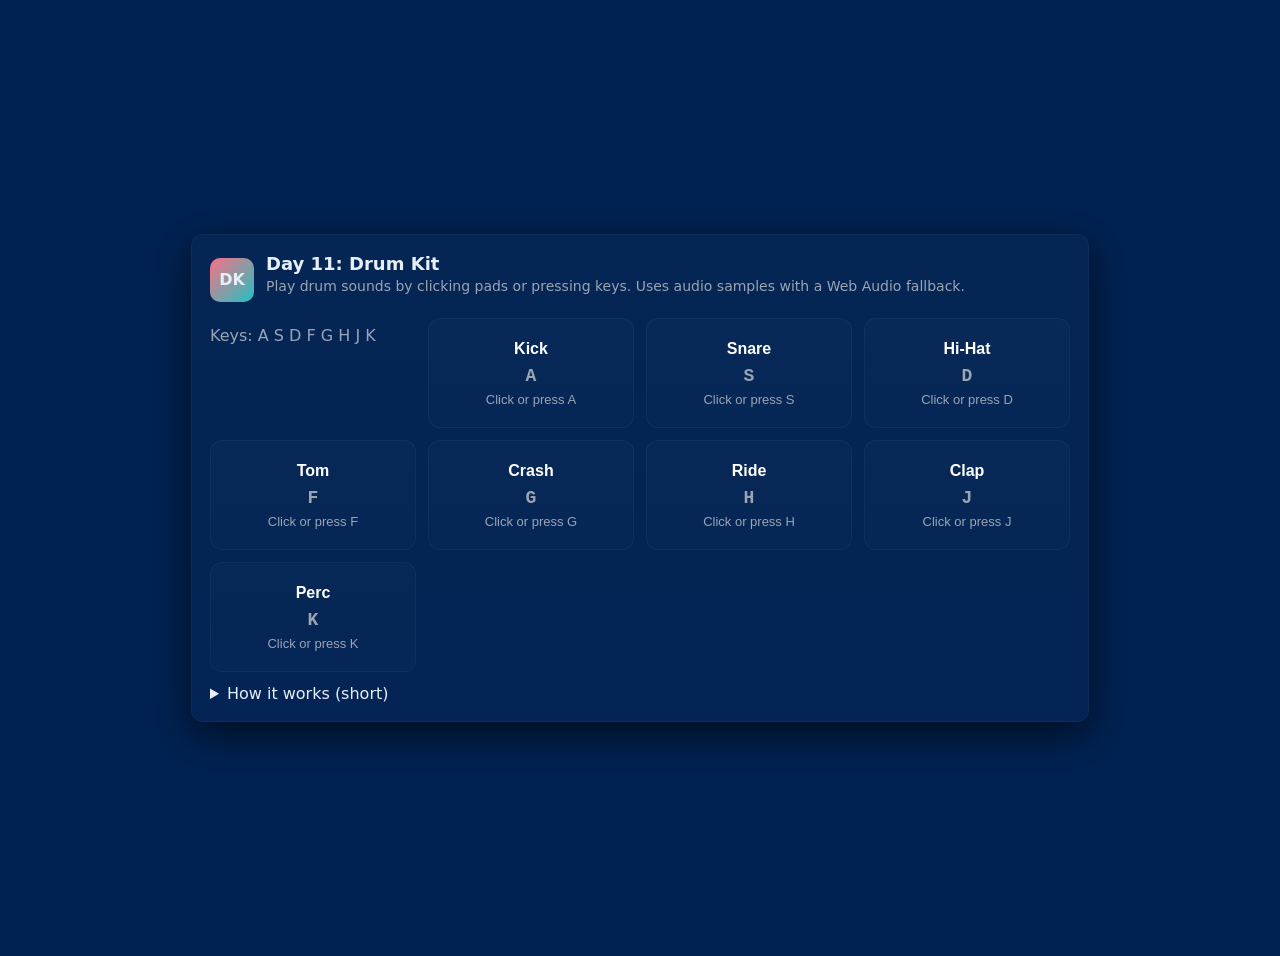
<file: Code Playground/Drum Kit/Index.html>
<!doctype html>
<html lang="en">

<head>
    <meta charset="utf-8" />
    <meta name="viewport" content="width=device-width,initial-scale=1" />
    <title>Day 11 — Drum Kit</title>
    <link rel="stylesheet" href="Style.css">
</head>

<body>
    <main class="card" role="main" aria-labelledby="title">
        <header>
            <div class="logo">DK</div>
            <div>
                <h1 id="title">Day 11: Drum Kit</h1>
                <p class="lead">Play drum sounds by clicking pads or pressing keys. Uses audio samples with a Web Audio
                    fallback.</p>
            </div>
        </header>
        <section class="kit" id="kit" aria-label="Drum kit"> <!-- pads generated by JS -->
            <!-- Example keyboard mapping shown below for reference -->
            <div class="legend muted">Keys: A S D F G H J K</div>
        </section>
        <details style="margin-top:12px">
            <summary>How it works (short)</summary>
            <p class="small">JS loads audio samples into Audio elements or AudioBuffer via Web Audio. When a pad is
                triggered (click or keydown) the corresponding sound is played and the pad gets an active visual state.
                If sample files are missing, a small synthesized sound is generated as a fallback.</p>
        </details>
    </main>
    <script src="App.js"></script>
</body>

</html>
</file>
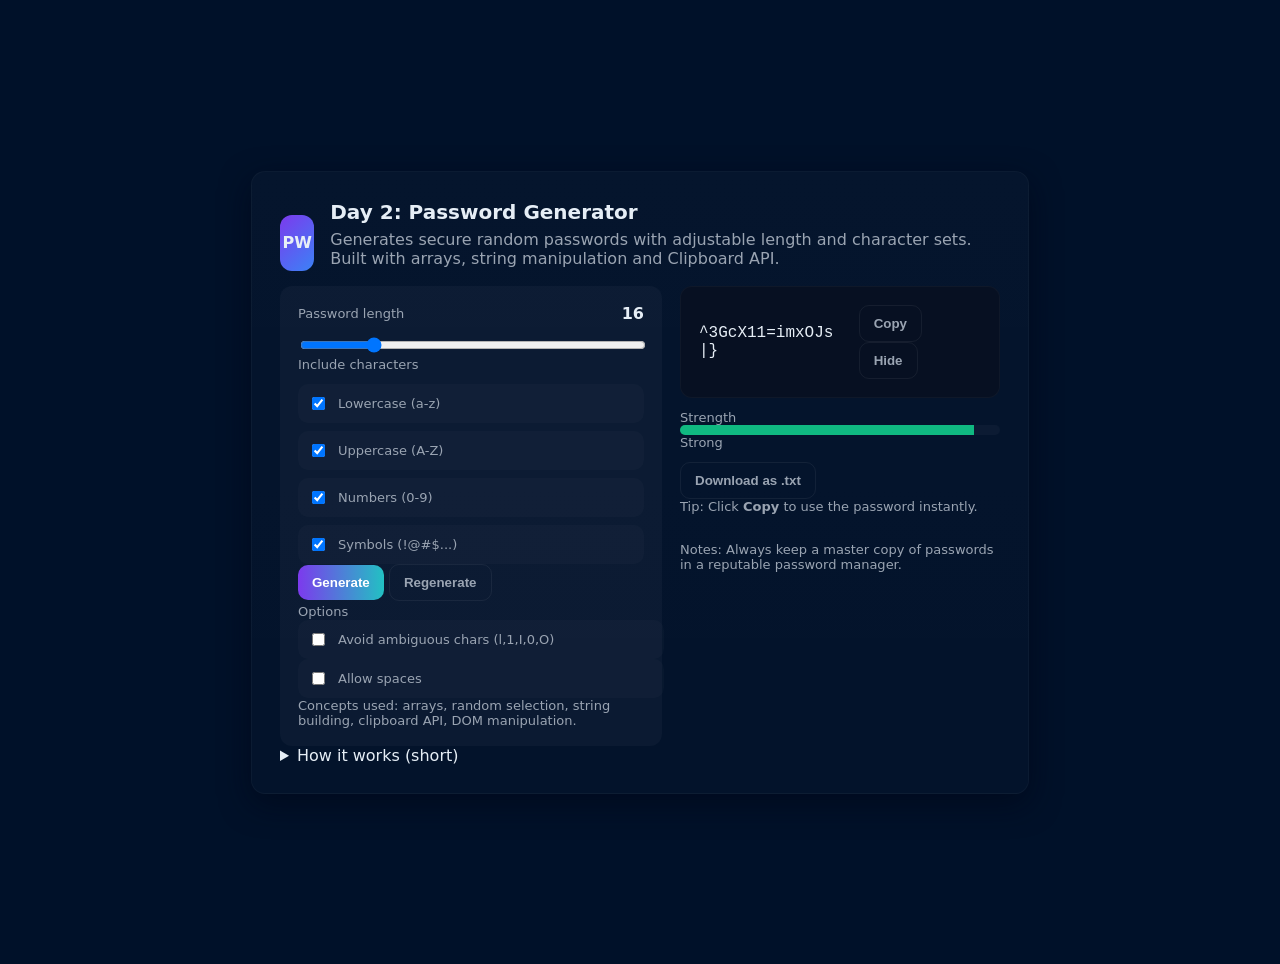
<file: Code Playground/Password Generator/Index.html>
<!doctype html>
<html lang="en">
<head>
  <meta charset="utf-8" />
  <meta name="viewport" content="width=device-width,initial-scale=1" />
  <title>Password Generator</title>
  <link rel="stylesheet" href="Style.css">
</head>
<body>
  <main class="card" role="main">
    <header>
      <div class="logo">PW</div>
      <div>
        <h1>Day 2: Password Generator</h1>
        <p class="lead">Generates secure random passwords with adjustable length and character sets. Built with arrays, string manipulation and Clipboard API.</p>
      </div>
    </header>

    <section class="grid" styles="margin-top:18px">
      <!-- LEFT: controls -->
      <div class="controls">
        <div class="row">
          <label for="length">Password length</label>
          <div class="length-value" id="lengthValue">16</div>
        </div>
        <div styles="margin-bottom:8px">
          <input id="length" type="range" min="4" max="64" value="16" />
        </div>

        <div class="row">
          <label class="small">Include characters</label>
        </div>
        <div class="checkboxes">
          <label class="switch"><input id="lowercase" type="checkbox" checked /> <span class="small">Lowercase (a-z)</span></label>
          <label class="switch"><input id="uppercase" type="checkbox" checked /> <span class="small">Uppercase (A-Z)</span></label>
          <label class="switch"><input id="numbers" type="checkbox" checked /> <span class="small">Numbers (0-9)</span></label>
          <label class="switch"><input id="symbols" type="checkbox" checked /> <span class="small">Symbols (!@#$...)</span></label>
        </div>

        <div styles="margin-top:12px; display:flex; gap:10px;">
          <button id="generateBtn" class="btn">Generate</button>
          <button id="shuffleBtn" class="btn secondary">Regenerate</button>
        </div>

        <div styles="margin-top:12px">
          <label class="small">Options</label>
          <div styles="display:flex;gap:8px;margin-top:8px;flex-wrap:wrap">
            <label class="switch"><input id="avoidAmbiguous" type="checkbox" /> <span class="small">Avoid ambiguous chars (l,1,I,0,O)</span></label>
            <label class="switch"><input id="includeSpaces" type="checkbox" /> <span class="small">Allow spaces</span></label>
          </div>
        </div>

        <div styles="margin-top:12px" class="small">Concepts used: arrays, random selection, string building, clipboard API, DOM manipulation.</div>
      </div>

      <!-- RIGHT: preview + copy -->
      <aside class="preview">
        <div class="password-box">
          <div class="password-text" id="password">P@ssw0rd!Example123</div>
          <div styles="margin-left:auto; display:flex; gap:8px">
            <button id="copyBtn" class="btn secondary">Copy</button>
            <button id="eyeBtn" class="btn secondary">Hide</button>
          </div>
        </div>

        <div>
          <div class="meta">Strength</div>
          <div class="strength" aria-hidden="true"><i id="strengthBar"></i></div>
          <div class="meta" id="strengthText">Strong</div>
        </div>

        <div styles="display:flex;gap:8px;align-items:center;">
          <button id="downloadBtn" class="btn secondary">Download as .txt</button>
          <div class="small" styles="margin-left:auto">Tip: Click <strong>Copy</strong> to use the password instantly.</div>
        </div>

        <footer>Notes: Always keep a master copy of passwords in a reputable password manager.</footer>
      </aside>
    </section>

    <section styles="margin-top:18px">
      <details styles="background:transparent;padding:12px;border-radius:10px;border:1px solid rgba(255,255,255,0.02)">
        <summary styles="cursor:pointer">How it works (short)</summary>
        <p class="small" styles="margin-top:8px">The script creates arrays for each enabled character type, optionally filters ambiguous characters, then randomly picks characters until the requested length is reached. It ensures a good distribution by guaranteeing at least one character from each selected set (if possible).</p>
      </details>
    </section>
  </main>

  <script src="App.js"></script>
</body>
</html>
</file>
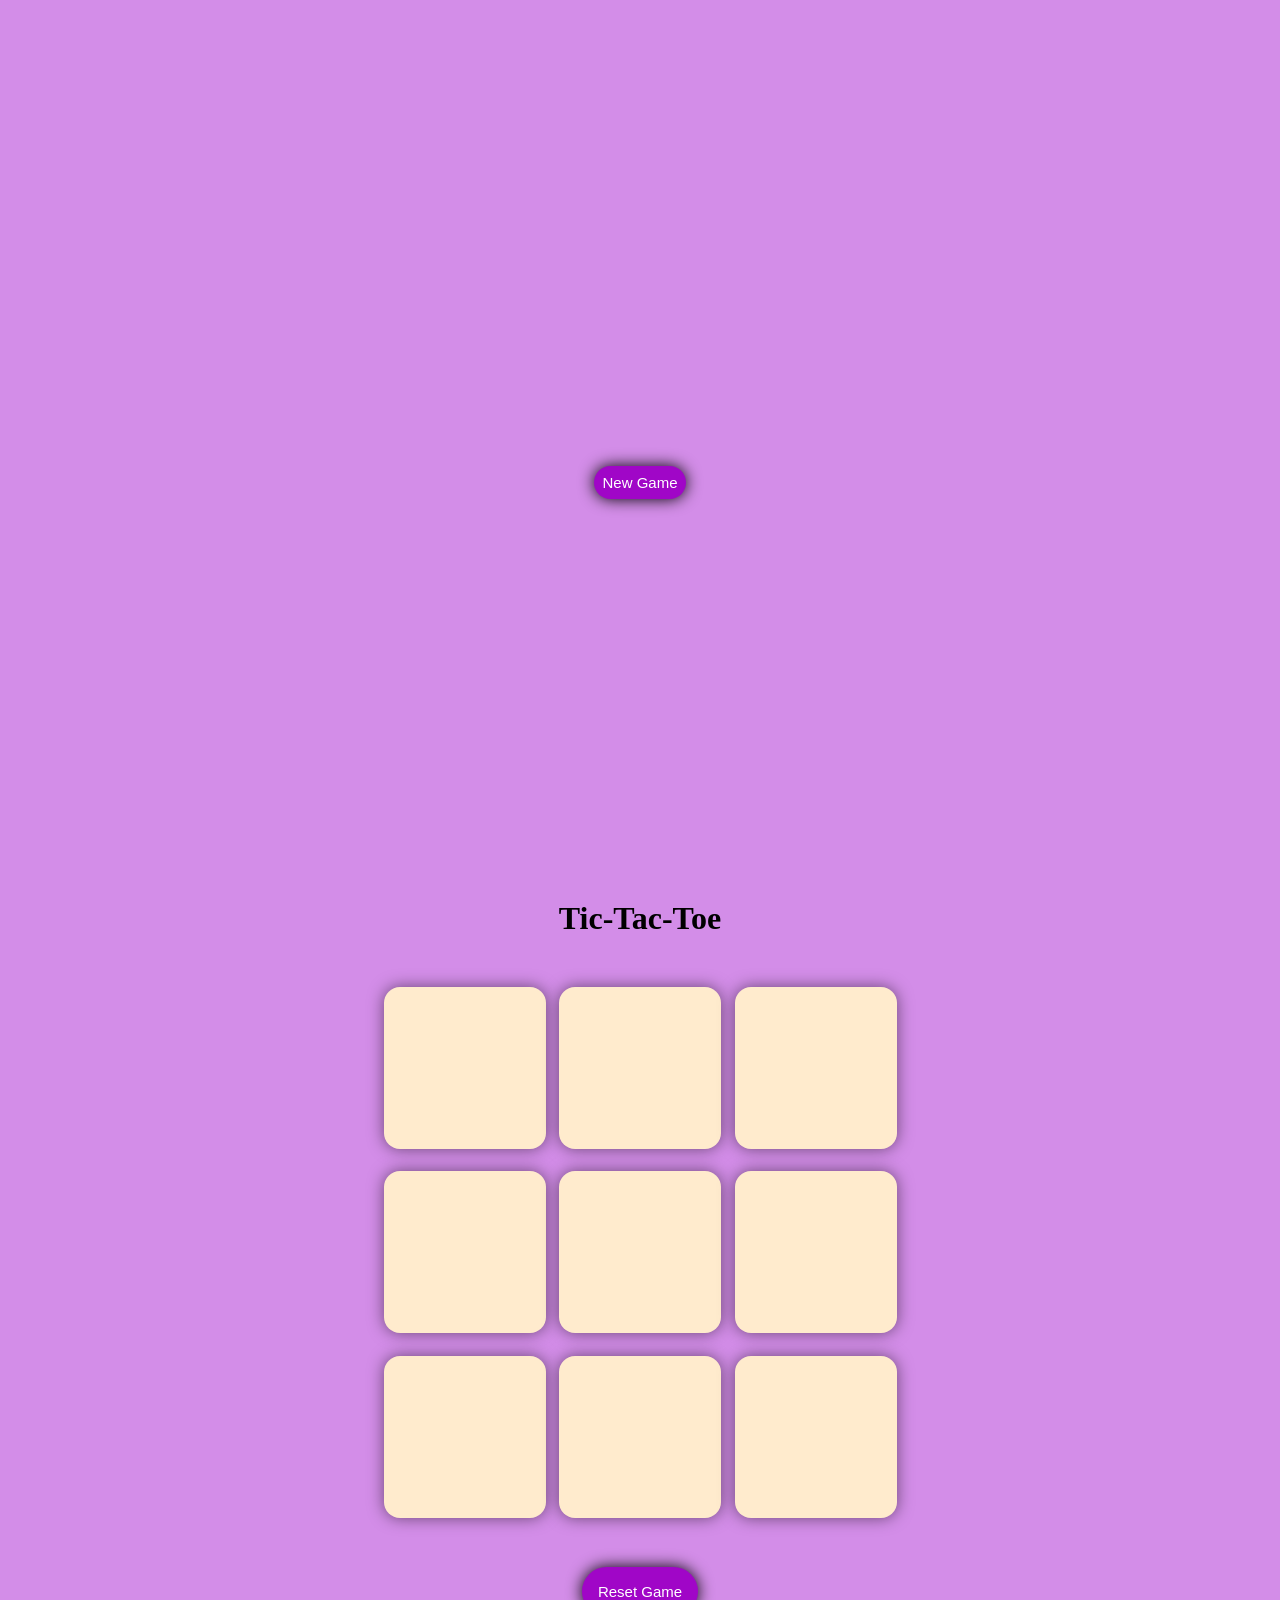
<file: Code Playground/Tic-Tac-Toe/Index.html>
<!DOCTYPE html>
<html lang="en">
<head>
    <meta charset="UTF-8">
    <meta name="viewport" content="width=device-width, initial-scale=1.0">
    <title>Tic-Tac-Toe Game</title>
    <link rel="stylesheet" href="Style.css">
</head>
<body>
    <div class="msg-container">
        <p id="msg"></p>
        <button type="button" id="new-btn">New Game</button>
    </div>
    <main>
    <h1>Tic-Tac-Toe</h1>
    <div class="container">
        <div class="game">
            <button type="button" class="box" aria-label="Game box 1"></button>
            <button type="button" class="box" aria-label="Game box 2"></button>
            <button type="button" class="box" aria-label="Game box 3"></button>
            <button type="button" class="box" aria-label="Game box 4"></button>
            <button type="button" class="box" aria-label="Game box 5"></button>
            <button type="button" class="box" aria-label="Game box 6"></button>
            <button type="button" class="box" aria-label="Game box 7"></button>
            <button type="button" class="box" aria-label="Game box 8"></button>
            <button type="button" class="box" aria-label="Game box 9"></button>
        </div>
    </div>
    <button type="button" id="reset">Reset Game</button>
    </main>
 <script src="App.js"></script>
</body>
</html>
</file>
<file: Code Playground/Drum Kit/Style.css>
:root {
  --bg: #071026;
  --card: #0b1220;
  --accent: #fb7185;
  --muted: #9aa4b2;
  --white: #e6eef6;
  font-family: Inter, system-ui, -apple-system, 'Segoe UI', Roboto, Arial;
}

html,
body {
  height: 100%;
}

body {
  margin: 0;
  background: #002252;
  color: var(--white);
  display: flex;
  align-items: center;
  justify-content: center;
  padding: 28px;
}

.card {
  width: min(860px, 96%);
  background: linear-gradient(180deg, rgba(255, 255, 255, 0.02), rgba(255, 255, 255, 0.01));
  border-radius: 12px;
  padding: 18px;
  box-shadow: 0 12px 40px rgba(0, 0, 0, 0.6);
  border: 1px solid rgba(255, 255, 255, 0.03);
}

header {
  display: flex;
  gap: 12px;
  align-items: center;
}

.logo {
  width: 44px;
  height: 44px;
  border-radius: 10px;
  background: linear-gradient(135deg, var(--accent), #22c1c3);
  display: flex;
  align-items: center;
  justify-content: center;
  font-weight: 700;
}

h1 {
  margin: 0;
  font-size: 18px;
}

.lead {
  margin: 4px 0 12px;
  color: var(--muted);
  font-size: 14px;
}

.kit {
  display: grid;
  grid-template-columns: repeat(4, 1fr);
  gap: 12px;
  margin-top: 12px;
}

@media (max-width:640px) {
  .kit {
    grid-template-columns: repeat(2, 1fr);
  }
}

.pad {
  background: linear-gradient(180deg, rgba(255, 255, 255, 0.02), rgba(255, 255, 255, 0.01));
  border: 1px solid rgba(255, 255, 255, 0.04);
  padding: 18px;
  border-radius: 12px;
  text-align: center;
  cursor: pointer;
  user-select: none;
  touch-action: none;
  position: relative;
  min-height: 110px;
  display: flex;
  align-items: center;
  justify-content: center;
  flex-direction: column;
  transition: transform 120ms ease, box-shadow 120ms ease;
}

.pad .key {
  font-family: ui-monospace, monospace;
  font-weight: 700;
  font-size: 18px;
  color: var(--muted);
  margin-top: 8px;
}

.pad .label {
  font-size: 16px;
  font-weight: 700;
  color: #ffffff;
}

.pad:active,
.pad.active {
  transform: translateY(-6px);
  box-shadow: 0 10px 30px rgba(0, 0, 0, 0.6);
  outline: 3px solid rgba(124, 58, 237, 0.12);
}

.pad .sub {
  font-size: 13px;
  color: var(--muted);
  margin-top: 6px;
}

.legend {
  margin-top: 8px;
  color: var(--muted)
}

.small {
  font-size: 13px;
  color: var(--muted)
}
</file>
<file: Code Playground/Password Generator/Style.css>
/* Simple modern card style */
:root {
  --bg: #0f1724;
  --card: #0b1220;
  --accent: #7c3aed;
  --muted: #9aa4b2;
  --glass: rgba(255, 255, 255, 0.03);
  --radius: 14px;
  --pad: 20px;
  font-family: Inter, system-ui, -apple-system, 'Segoe UI', Roboto, 'Helvetica Neue', Arial;
}

html,
body {
  height: 100%;
}

body {
  margin: 0;
  background: #001129;
  color: #e6eef6;
  display: flex;
  align-items: center;
  justify-content: center;
  padding: 32px;
}

.card {
  width: min(720px, 96%);
  background: linear-gradient(180deg, rgba(255, 255, 255, 0.02), rgba(255, 255, 255, 0.01));
  border-radius: var(--radius);
  padding: 28px;
  box-shadow: 0 10px 30px rgba(2, 6, 23, 0.6);
  border: 1px solid rgba(255, 255, 255, 0.03);
}

header {
  display: flex;
  align-items: center;
  gap: 16px;
}

.logo {
  width: 56px;
  height: 56px;
  border-radius: 12px;
  background: linear-gradient(135deg, var(--accent), #3b82f6);
  display: flex;
  align-items: center;
  justify-content: center;
  font-weight: 700;
}

h1 {
  font-size: 20px;
  margin: 0;
}

p.lead {
  margin: 6px 0 18px;
  color: var(--muted);
}

.grid {
  display: grid;
  grid-template-columns: 1fr 320px;
  gap: 18px;
}

@media (max-width:800px) {
  .grid {
    grid-template-columns: 1fr;
  }
}

/* Left column */
.controls {
  background: var(--glass);
  padding: 18px;
  border-radius: 12px;
}

.row {
  display: flex;
  align-items: center;
  gap: 12px;
  margin-bottom: 12px;
}

label {
  font-size: 13px;
  color: var(--muted);
}

.length-value {
  margin-left: auto;
  font-weight: 600
}

.checkboxes {
  display: flex;
  flex-wrap: wrap;
  gap: 8px;
}

.switch {
  display: flex;
  align-items: center;
  gap: 10px;
  background: rgba(255, 255, 255, 0.02);
  padding: 10px;
  border-radius: 10px;
  width: 100%;
}

input[type=range] {
  width: 100%;
}

/* Right column */
.preview {
  display: flex;
  flex-direction: column;
  gap: 12px;
  align-items: stretch;
}

.password-box {
  background: #071022;
  padding: 18px;
  border-radius: 12px;
  border: 1px solid rgba(255, 255, 255, 0.03);
  display: flex;
  gap: 12px;
  align-items: center;
}

.password-text {
  font-family: ui-monospace, SFMono-Regular, Menlo, Monaco, 'Roboto Mono', monospace;
  font-size: 16px;
  word-break: break-all;
}

.btn {
  padding: 10px 14px;
  border-radius: 10px;
  border: 0;
  background: linear-gradient(90deg, var(--accent), #22c1c3);
  color: white;
  font-weight: 600;
  cursor: pointer
}

.btn.secondary {
  background: transparent;
  border: 1px solid rgba(255, 255, 255, 0.06);
  color: var(--muted)
}

.strength {
  height: 10px;
  border-radius: 8px;
  background: rgba(255, 255, 255, 0.03);
  overflow: hidden
}

.strength>i {
  display: block;
  height: 100%;
  width: 0%;
}

.meta {
  font-size: 13px;
  color: var(--muted)
}

footer {
  margin-top: 16px;
  color: var(--muted);
  font-size: 13px
}

/* tiny helpers */
.small {
  font-size: 13px;
  color: var(--muted)
}
</file>
<file: Code Playground/Tic-Tac-Toe/Style.css>
* {
    margin: 0;
    padding: 0;

}

body {
    background-color: #d38de8;
    text-align: center;
}

.container {
    height: 70vh;
    display: flex;
    justify-content: center;
    align-items: center;

}
 
.game {
    height: 60vmin;
    width: 60vmin;
    display: flex;
    flex-wrap: wrap;
    justify-content: center;
    align-items: center;
    gap: 1.5vmin;
}
.box {
    height: 18vmin;
    width: 18vmin;
    border-radius: 1rem;
    border: none;
    box-shadow: 0 0 1rem rgb(0,0,0,0.5);
    font-size: 8vmin;
    color: rgb(160, 6, 199);
    background-color: blanchedalmond ;

}
#reset {
    padding: 1rem;
    background-color: rgb(160, 6, 199);
    border: none;
    border-radius: 50px;
    font-size: 15px;
    color: white;
    box-shadow: 0 0 1rem rgb(0, 0, 0);
    text-transform: initial;


}
#new-btn {
    padding: 0.5rem;
    background-color: rgb(160, 6, 199);
    border: none;
    border-radius: 50px;
    font-size: 15px;
    color: white;
    box-shadow: 0 0 1rem rgb(0, 0, 0);
    text-transform: initial;

}

.msg-container {
    height: 100vmin;
    display: flex;
    flex-wrap: wrap;
    justify-content: center;
    align-items: center;
    flex-direction: column;
    gap: 4rem;

}

.hide {
    display: none;
}
</file>
